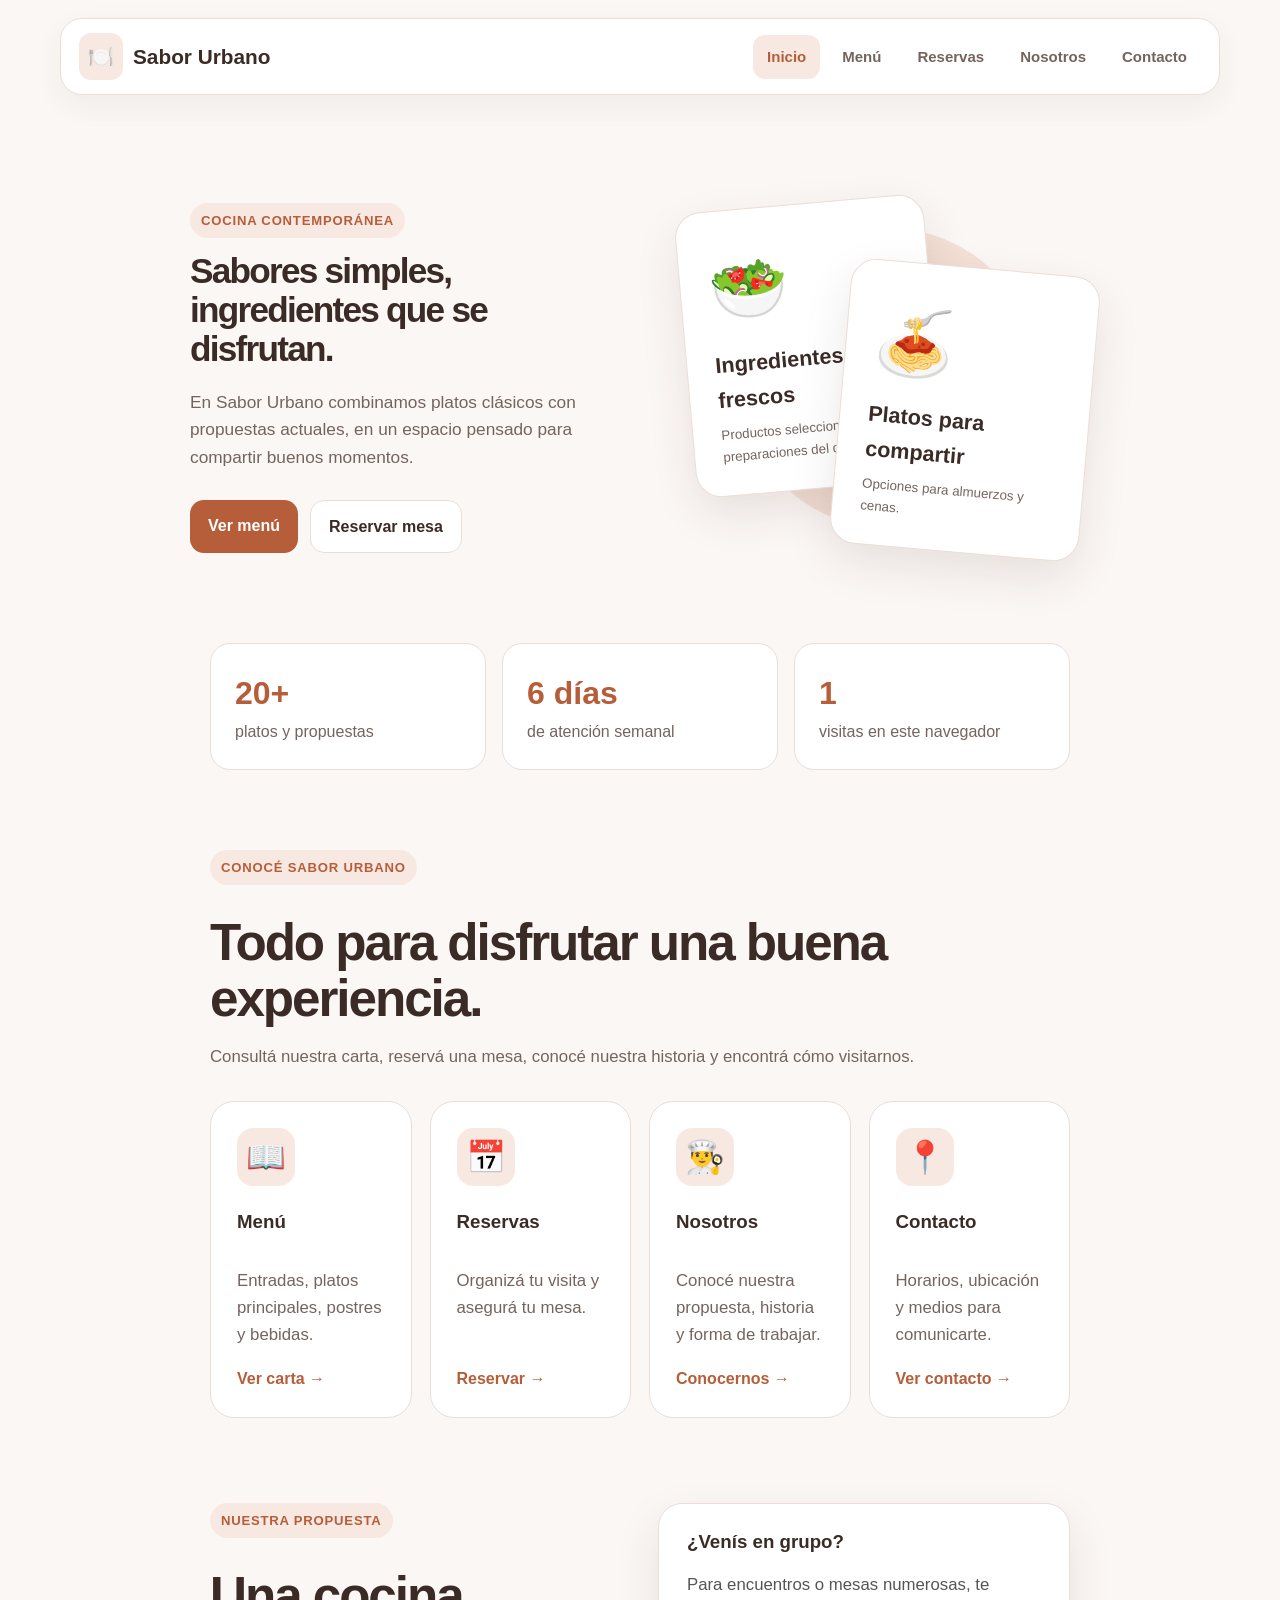
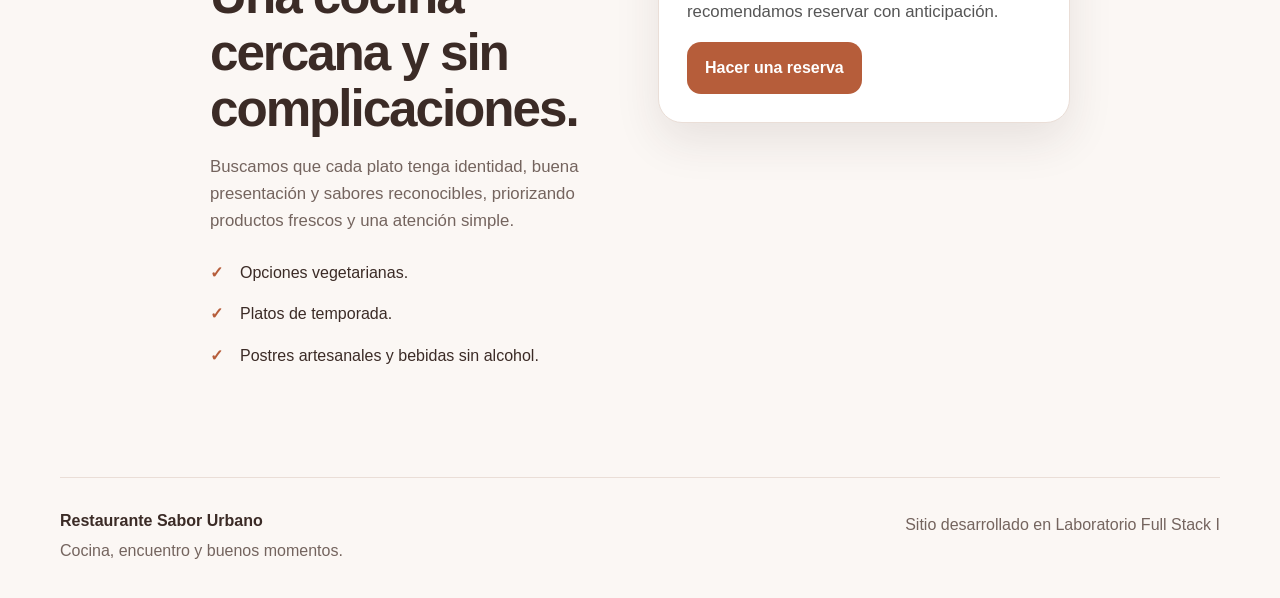
<file: index.html>
<!doctype html>
<html lang="es">
<head>
  <meta charset="utf-8">
  <meta name="viewport" content="width=device-width, initial-scale=1">
  <title>Restaurante Sabor Urbano</title>
  <link rel="stylesheet" href="css/estilos.css">
</head>
<body>
<header class="topbar">
  <a class="logo" href="index.html"><span>🍽️</span> Sabor Urbano</a>
  <button id="menuBtn" class="menuBtn" aria-label="Abrir menú">☰</button>
  <nav id="menu" class="menu">
    <a class="activo" href="index.html">Inicio</a>
    <a href="paginas/menu.html">Menú</a>
    <a href="paginas/reservas.html">Reservas</a>
    <a href="paginas/nosotros.html">Nosotros</a>
    <a href="paginas/contacto.html">Contacto</a>
  </nav>
</header>

<main>
  <section class="hero contenedor">
    <div>
      <span class="tag">Cocina contemporánea</span>
      <h1>Sabores simples, ingredientes que se disfrutan.</h1>
      <p class="lead">
        En Sabor Urbano combinamos platos clásicos con propuestas actuales,
        en un espacio pensado para compartir buenos momentos.
      </p>
      <div class="acciones">
        <a class="btn primario" href="paginas/menu.html">Ver menú</a>
        <a class="btn secundario" href="paginas/reservas.html">Reservar mesa</a>
      </div>
    </div>

    <div class="heroVisual" aria-hidden="true">
      <article class="featureCard">
        <span>🥗</span>
        <b>Ingredientes frescos</b>
        <small>Productos seleccionados y preparaciones del día.</small>
      </article>
      <article class="featureCard secundaria">
        <span>🍝</span>
        <b>Platos para compartir</b>
        <small>Opciones para almuerzos y cenas.</small>
      </article>
    </div>
  </section>

  <section class="stats contenedor">
    <article><strong>20+</strong><span>platos y propuestas</span></article>
    <article><strong>6 días</strong><span>de atención semanal</span></article>
    <article><strong id="contador">0</strong><span>visitas en este navegador</span></article>
  </section>

  <section class="contenedor seccion">
    <div class="titulo">
      <span class="tag">Conocé Sabor Urbano</span>
      <h2>Todo para disfrutar una buena experiencia.</h2>
      <p>Consultá nuestra carta, reservá una mesa, conocé nuestra historia y encontrá cómo visitarnos.</p>
    </div>

    <div class="grid">
      <a class="card" href="paginas/menu.html">
        <span class="icono">📖</span>
        <h3>Menú</h3>
        <p>Entradas, platos principales, postres y bebidas.</p>
        <b>Ver carta →</b>
      </a>
      <a class="card" href="paginas/reservas.html">
        <span class="icono">📅</span>
        <h3>Reservas</h3>
        <p>Organizá tu visita y asegurá tu mesa.</p>
        <b>Reservar →</b>
      </a>
      <a class="card" href="paginas/nosotros.html">
        <span class="icono">👨‍🍳</span>
        <h3>Nosotros</h3>
        <p>Conocé nuestra propuesta, historia y forma de trabajar.</p>
        <b>Conocernos →</b>
      </a>
      <a class="card" href="paginas/contacto.html">
        <span class="icono">📍</span>
        <h3>Contacto</h3>
        <p>Horarios, ubicación y medios para comunicarte.</p>
        <b>Ver contacto →</b>
      </a>
    </div>
  </section>

  <section class="contenedor dosColumnas">
    <div>
      <span class="tag">Nuestra propuesta</span>
      <h2>Una cocina cercana y sin complicaciones.</h2>
      <p class="texto">
        Buscamos que cada plato tenga identidad, buena presentación y sabores reconocibles,
        priorizando productos frescos y una atención simple.
      </p>
      <ul class="check">
        <li>Opciones vegetarianas.</li>
        <li>Platos de temporada.</li>
        <li>Postres artesanales y bebidas sin alcohol.</li>
      </ul>
    </div>

    <div class="nota">
      <h3>¿Venís en grupo?</h3>
      <p>
        Para encuentros o mesas numerosas, te recomendamos reservar con anticipación.
      </p>
      <a class="btn primario" href="paginas/reservas.html">Hacer una reserva</a>
    </div>
  </section>
</main>

<footer class="footer contenedor">
  <div>
    <b>Restaurante Sabor Urbano</b>
    <p>Cocina, encuentro y buenos momentos.</p>
  </div>
  <p class="materia">Sitio desarrollado en Laboratorio Full Stack I</p>
</footer>

<script src="js/script.js"></script>
</body>
</html>
</file>
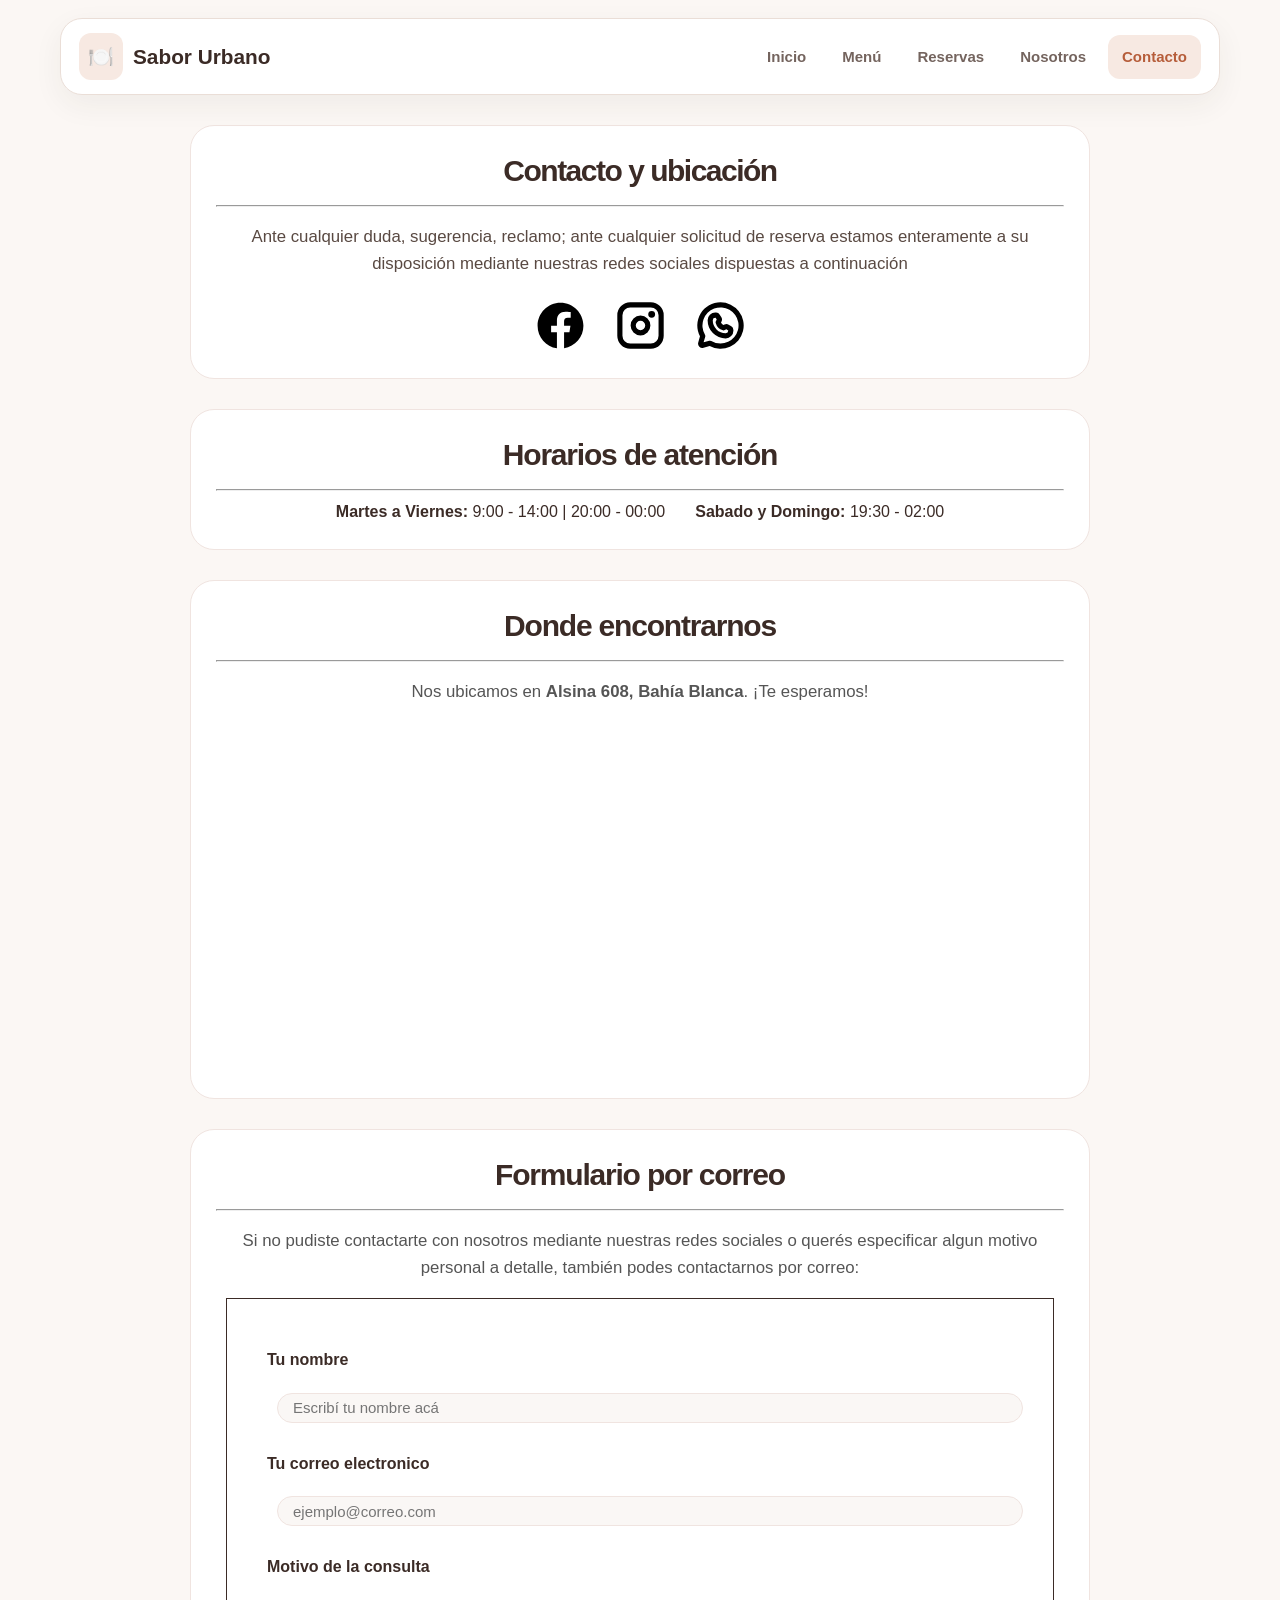
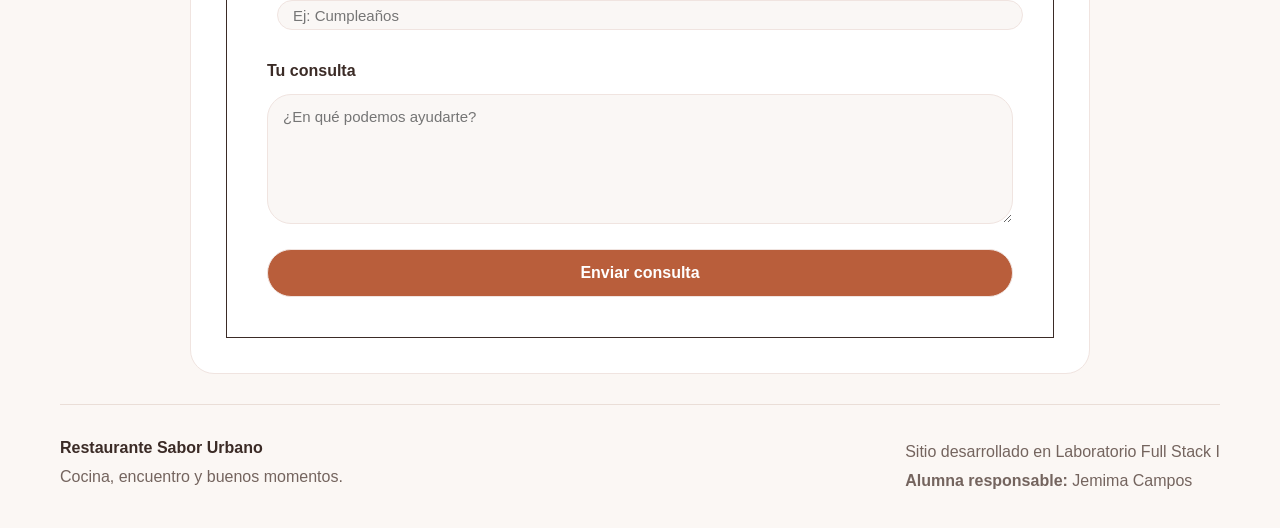
<file: paginas/contacto.html>
<!doctype html>
<html lang="es">
 <head>
  <meta charset="utf-8">
  <meta name="viewport" content="width=device-width, initial-scale=1">
  <title>Contacto y ubicación | Restaurante Sabor Urbano </title>
  <link rel="stylesheet" href="../css/estilos.css">
 </head>

 <body class="pagina-contacto">
  
<header class="topbar">
  <a class="logo" href="../index.html">
    <span>🍽️</span> Sabor Urbano
  </a>

  <button id="menuBtn" class="menuBtn" aria-label="Abrir menú">☰</button>

  <nav id="menu" class="menu">
    <a href="../index.html">Inicio</a>
    <a href="menu.html">Menú</a>
    <a href="reservas.html">Reservas</a>
    <a href="nosotros.html">Nosotros</a>
    <a class="activo" href="contacto.html">Contacto</a>
  </nav>
</header>


  <main>
    <section class="tarjeta-logos">
  <h1>Contacto y ubicación</h1>
  <hr>
  <p>Ante cualquier duda, sugerencia, reclamo; ante cualquier solicitud de reserva estamos enteramente a su disposición mediante nuestras redes sociales dispuestas a continuación</p>

  <div class="contenedor-logos">
    <a href="https://www.facebook.com/saborurbanobb/" target="_blank" aria-label="Facebook">
      <img src="../img/Facebook.svg" alt="Facebook">
    </a>
    
    <a href="https://www.instagram.com/saborurbanobb/" target="_blank" aria-label="Instagram">
      <img src="../img/Instagram.svg" alt="Instagram">
    </a> 
    
    <a href="https://wa.me/02915345820/" target="_blank" aria-label="Whatsapp">
      <img src="../img/Whatsapp.svg" alt="Whatsapp">
    </a>

  </div>
    </section>

    <section class="tarjeta-horarios">
  <h2>Horarios de atención</h2>
 <hr>
 <ul>
 <li><strong>Martes a Viernes:</strong> 9:00 - 14:00 | 20:00 - 00:00</li>
  <li><strong>Sabado y Domingo:</strong> 19:30 - 02:00</li> 
 </ul>
</section>

<section class="tarjeta-Ubicacion">
 <h2>Donde encontrarnos</h2>
 <hr>
 <p>Nos ubicamos en <strong>Alsina 608, Bahía Blanca</strong>. ¡Te esperamos!</p>
 
 <div class="contenedor-mapa">
  <iframe
   src="https://www.google.com/maps/embed?pb=!1m18!1m12!1m3!1d327.23644966623795!2d-62.25825796093758!3d-38.71286533421296!2m3!1f0!2f0!3f0!3m2!1i1024!2i768!4f13.1!3m3!1m2!1s0x95eda353cb25901d%3A0x76364f5361cdea81!2sSabor%20Urbano!5e0!3m2!1ses-419!2sar!4v1792558465911!5m2!1ses-419!2sar" width="600" height="450" style="border:0;" allowfullscreen="" loading="lazy" referrerpolicy="strict-origin-when-cross-origin"
title="Como llegar">
  </iframe>
 </div>
</section>

<section class="tarjeta-sugerencias">
  <h2>Formulario por correo</h2>
  <hr>
  <p>Si no pudiste contactarte con nosotros mediante nuestras redes sociales o querés especificar algun motivo personal a detalle, también podes contactarnos por correo:</p>

  <form action="#" method="post">
  <label for="nombre">Tu nombre</label>
  <input 
  type="text" 
  id="nombre" 
  name="nombre"
  placeholder="Escribí tu nombre acá"
  required
  >

  <label for="correo">Tu correo electronico</label>
  <input
   type="email"
   id="correo"
   name="correo"
   placeholder="ejemplo@correo.com"
   required
   >

   <label for="asunto">Motivo de la consulta</label>
   <input 
    type="text"
    id="asunto"
    name="asunto"
    placeholder="Ej: Cumpleaños"
    required
    >

    <label for="mensaje">Tu consulta</label>
    <textarea
    id="mensaje"
    name="mensaje"
    rows="5"
    placeholder="¿En qué podemos ayudarte?"
    required
    ></textarea>

    <button type="submit">Enviar consulta</button>

</form>
</section>

 </main>

 <footer class="footer contenedor">
  <div>
    <b>Restaurante Sabor Urbano</b>
    <p>Cocina, encuentro y buenos momentos.</p>
  </div>

  <div>
  <p class="materia">Sitio desarrollado en Laboratorio Full Stack I</p>
  <p><strong>Alumna responsable:</strong> Jemima Campos</p>
</div>
</footer>

 </body>
</html>
</file>
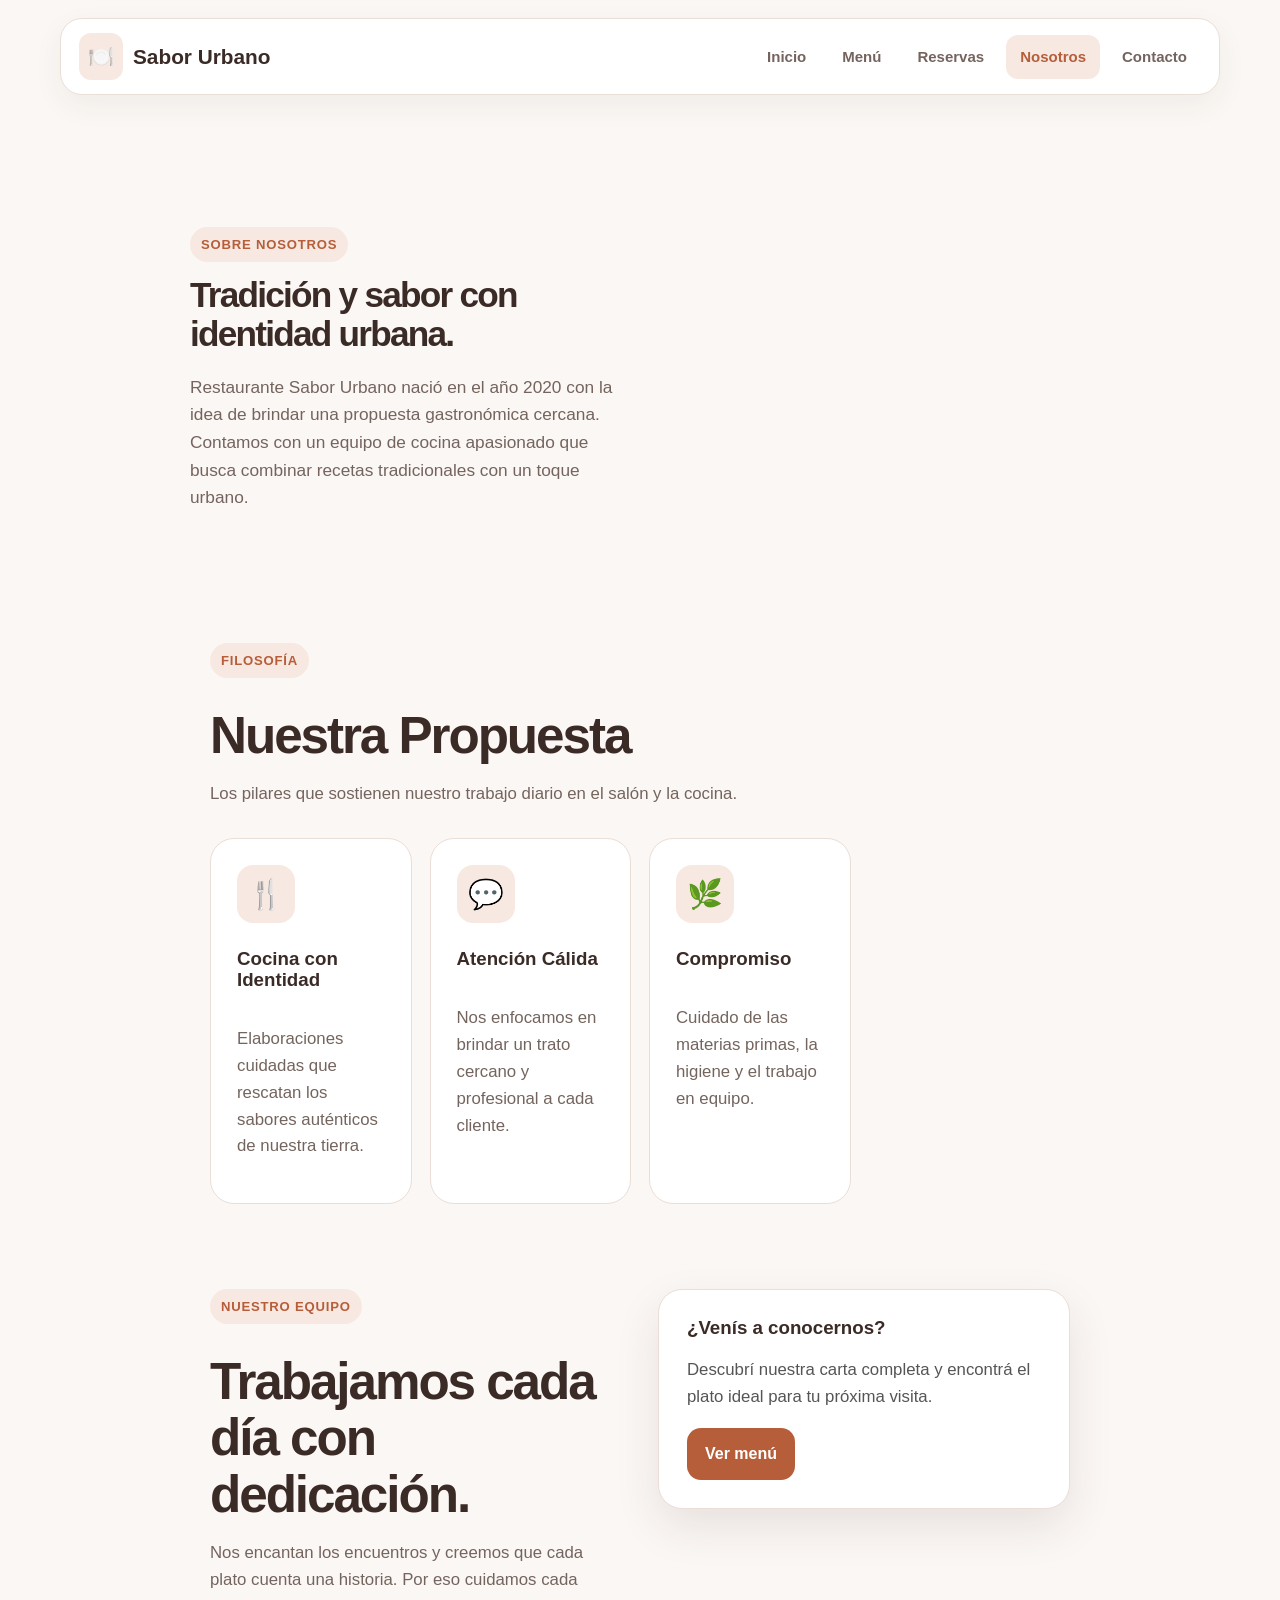
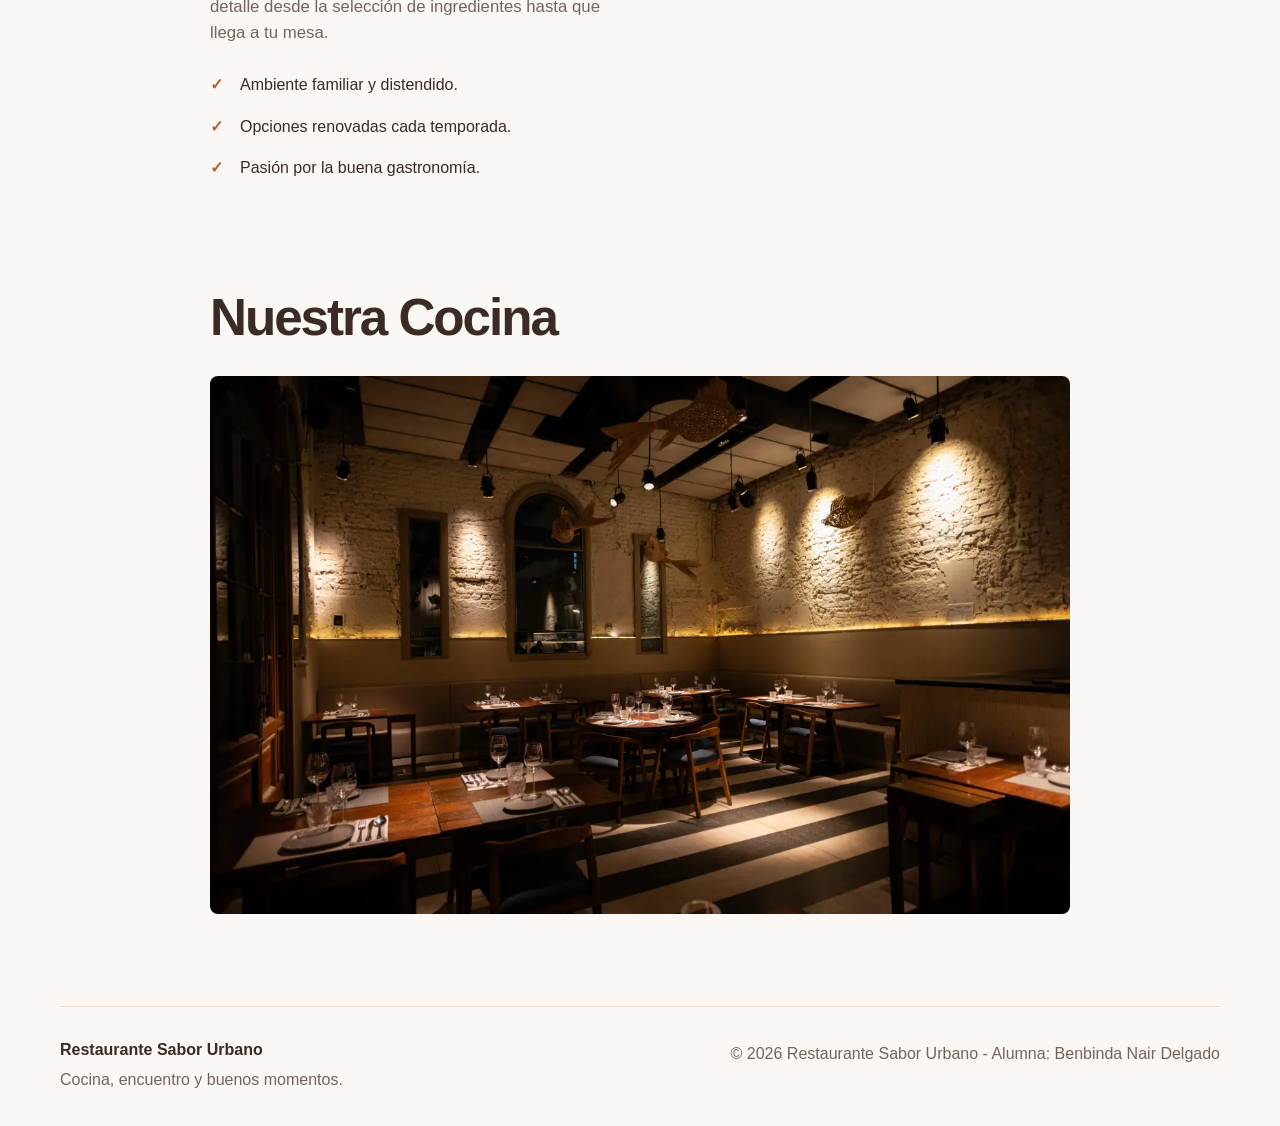
<file: paginas/nosotros.html>
<!DOCTYPE html>
<html lang="es">
<head>
    <meta charset="UTF-8">
    <meta name="viewport" content="width=device-width, initial-scale=1.0">
    <title>Nosotros - Restaurante Sabor Urbano</title>
    <link rel="stylesheet" href="../css/estilos.css">
</head>
<body>

    <header class="topbar">
        <a class="logo" href="../index.html"><span>🍽️</span> Sabor Urbano</a>
        <button id="menuBtn" class="menuBtn" aria-label="Abrir menú">≡</button>
        <nav id="menu" class="menu">
            <a href="../index.html">Inicio</a>
            <a href="menu.html">Menú</a>
            <a href="reservas.html">Reservas</a>
            <a class="activo" href="nosotros.html">Nosotros</a>
            <a href="contacto.html">Contacto</a>
        </nav>
    </header>

    <main>
        <section class="hero contenedor">
            <div>
                <span class="tag">Sobre Nosotros</span>
                <h1>Tradición y sabor con identidad urbana.</h1>
                <p class="lead">
                    Restaurante Sabor Urbano nació en el año 2020 con la idea de brindar una propuesta gastronómica cercana. 
                    Contamos con un equipo de cocina apasionado que busca combinar recetas tradicionales con un toque urbano.
                </p>
            </div>
        </section>

        <section class="contenedor seccion">
            <div class="titulo">
                <span class="tag">Filosofía</span>
                <h2>Nuestra Propuesta</h2>
                <p>Los pilares que sostienen nuestro trabajo diario en el salón y la cocina.</p>
            </div>
            <div class="grid">
                <div class="card">
                    <span class="icono" style="font-size: 1.8rem;">🍴</span>
                    <h3>Cocina con Identidad</h3>
                    <p>Elaboraciones cuidadas que rescatan los sabores auténticos de nuestra tierra.</p>
                </div>
                <div class="card">
                    <span class="icono" style="font-size: 1.8rem;">💬</span>
                    <h3>Atención Cálida</h3>
                    <p>Nos enfocamos en brindar un trato cercano y profesional a cada cliente.</p>
                </div>
                <div class="card">
                    <span class="icono" style="font-size: 1.8rem;">🌿</span>
                    <h3>Compromiso</h3>
                    <p>Cuidado de las materias primas, la higiene y el trabajo en equipo.</p>
                </div>
            </div>
        </section>

        <section class="contenedor dosColumnas">
            <div>
                <span class="tag">Nuestro equipo</span>
                <h2>Trabajamos cada día con dedicación.</h2>
                <p class="texto">
                    Nos encantan los encuentros y creemos que cada plato cuenta una historia. Por eso cuidamos cada detalle desde la selección de ingredientes hasta que llega a tu mesa.
                </p>
                <ul class="check">
                    <li>Ambiente familiar y distendido.</li>
                    <li>Opciones renovadas cada temporada.</li>
                    <li>Pasión por la buena gastronomía.</li>
                </ul>
            </div>

            <div class="nota">
                <h3>¿Venís a conocernos?</h3>
                <p>
                    Descubrí nuestra carta completa y encontrá el plato ideal para tu próxima visita.
                </p>
                <a class="btn primario" href="menu.html">Ver menú</a>
            </div>
        </section>

        <section class="contenedor seccion">
            <div class="titulo">
                <h2>Nuestra Cocina</h2>
            </div>
            <div style="text-align: center;">
                <img src="../img/saborurbano.png" alt="Interior del restaurante Sabor Urbano" style="max-width: 100%; height: auto; border-radius: 8px;">
            </div>
        </section>
    </main>

    <footer class="footer contenedor">
        <div>
            <b>Restaurante Sabor Urbano</b>
            <p>Cocina, encuentro y buenos momentos.</p>
        </div>
        <p class="materia">© 2026 Restaurante Sabor Urbano - Alumna: Benbinda Nair Delgado</p>
    </footer>

    <script src="../js/script.js"></script>
</body>
</html>
</file>
<file: css/estilos.css>
*{box-sizing:border-box}html{scroll-behavior:smooth}
:root{--terracota:#b65d3a;--oscuro:#3b2b26;--texto:#74645e;--fondo:#fbf7f4;--blanco:#fff;--borde:#eaded7;--suave:#f7e9e2;--sombra:0 18px 45px rgba(59,43,38,.10)}
body{margin:0;font-family:Arial,Helvetica,sans-serif;background:var(--fondo);color:var(--oscuro);line-height:1.6}
a{text-decoration:none;color:inherit}.contenedor{width:min(1160px,calc(100% - 32px));margin:auto}
.topbar{width:min(1160px,calc(100% - 32px));margin:18px auto;display:flex;align-items:center;justify-content:space-between;gap:24px;padding:14px 18px;background:#fff;border:1px solid var(--borde);border-radius:22px;position:sticky;top:12px;z-index:10;box-shadow:0 10px 30px rgba(59,43,38,.06)}
.logo{font-size:1.3rem;font-weight:800;display:flex;gap:10px;align-items:center}.logo span{background:var(--suave);padding:7px 9px;border-radius:12px}
.menu{display:flex;gap:8px}.menu a{padding:10px 14px;border-radius:12px;color:var(--texto);font-weight:700}.menu a:hover,.menu .activo{background:var(--suave);color:var(--terracota)}
.menuBtn{display:none;border:0;background:var(--suave);font-size:1.35rem;width:44px;height:44px;border-radius:12px;cursor:pointer}
.hero{display:grid;grid-template-columns:1.05fr .95fr;gap:48px;align-items:center;min-height:530px;padding:40px 0}
.tag{display:inline-block;background:var(--suave);color:var(--terracota);font-weight:800;font-size:.82rem;text-transform:uppercase;letter-spacing:.06em;padding:7px 11px;border-radius:999px}
h1,h2,h3{line-height:1.1;margin-top:0}h1{font-size:clamp(2.6rem,6vw,5rem);letter-spacing:-.05em;margin:14px 0 20px}h2{font-size:clamp(2rem,4vw,3.2rem);letter-spacing:-.04em}
.lead,.titulo p,.card p,.footer p,.texto{color:var(--texto)}.lead{font-size:1.08rem;max-width:680px}
.acciones{display:flex;gap:12px;flex-wrap:wrap;margin-top:28px}.btn{display:inline-block;border:0;border-radius:14px;padding:13px 18px;font-weight:800;cursor:pointer;font-size:1rem}.primario{background:var(--terracota);color:#fff}.secundario{background:#fff;border:1px solid var(--borde);color:var(--oscuro)}
.heroVisual{position:relative;min-height:390px}.heroVisual:before{content:"";position:absolute;width:300px;height:300px;border-radius:50%;background:#f5e0d6;left:50%;top:50%;transform:translate(-50%,-50%)}
.featureCard{position:absolute;width:250px;background:#fff;border:1px solid var(--borde);border-radius:26px;padding:28px;box-shadow:var(--sombra);display:flex;flex-direction:column;gap:7px;top:20px;left:0;transform:rotate(-5deg)}
.featureCard.secundaria{right:0;left:auto;top:auto;bottom:20px;transform:rotate(5deg)}.featureCard span{font-size:4rem}.featureCard b{font-size:1.35rem}.featureCard small{color:var(--texto)}
.stats{display:grid;grid-template-columns:repeat(3,1fr);gap:16px;margin-bottom:80px}.stats article{background:#fff;border:1px solid var(--borde);border-radius:20px;padding:24px;display:flex;flex-direction:column}.stats strong{font-size:2rem;color:var(--terracota)}.stats span{color:var(--texto)}
.seccion{margin-bottom:85px}.titulo{max-width:720px;margin-bottom:30px}.grid{display:grid;grid-template-columns:repeat(4,1fr);gap:18px}.card{background:#fff;border:1px solid var(--borde);border-radius:24px;padding:26px;min-height:270px;display:flex;flex-direction:column;transition:.2s}.card:hover{transform:translateY(-6px);box-shadow:var(--sombra)}.card .icono{font-size:2rem;background:var(--suave);width:58px;height:58px;display:grid;place-items:center;border-radius:16px;margin-bottom:26px}.card b{margin-top:auto;color:var(--terracota)}
.dosColumnas{display:grid;grid-template-columns:1fr 1fr;gap:36px;align-items:start;margin-bottom:85px}.check{list-style:none;padding:0}.check li{padding:8px 0 8px 30px;position:relative}.check li:before{content:"✓";position:absolute;left:0;color:var(--terracota);font-weight:900}.nota{background:#fff;border:1px solid var(--borde);border-radius:24px;padding:28px;box-shadow:var(--sombra)}
.footer{display:flex;justify-content:space-between;gap:20px;border-top:1px solid var(--borde);padding:30px 0}.footer p{margin:4px 0}.materia{text-align:right}
@media(max-width:1000px){.grid{grid-template-columns:repeat(2,1fr)}}
@media(max-width:850px){.hero,.dosColumnas{grid-template-columns:1fr}.stats{grid-template-columns:1fr}.footer{flex-direction:column}.heroVisual{min-height:330px}.materia{text-align:left}}
@media(max-width:700px){.menuBtn{display:block}.menu{display:none;position:absolute;left:0;right:0;top:82px;background:#fff;border:1px solid var(--borde);border-radius:18px;padding:12px;flex-direction:column;box-shadow:var(--sombra)}.menu.abierto{display:flex}.featureCard{width:210px;padding:22px}.hero{padding-top:20px}.grid{grid-template-columns:1fr}}

/* Estilos de pagina reservas.html */

.contenedorReservas{
    width:min(1160px,calc(100% - 32px));
    margin: 0 auto;

}
.heroReserva{
    border-radius: 50px;
    padding: 50px;
    font-family: Arial, Helvetica, sans-serif;
    justify-content: center;
    height: 60vh;
    background-size: cover;
    background-image: linear-gradient(rgba(0,0,0,0.5),rgba(0,0,0,0.5)),url(https://i0.wp.com/elplanetaurbano.com/wp-content/uploads/2026/09/La-Mar-Planeta-Urbano-2026-1.jpg?resize=1250%2C781&ssl=1) ;
    background-repeat: no-repeat;
    background-position: center;
    display: flex;
    flex-direction: column;
    color: white;

    #hero__pequeno__reserva{
        font-weight: bold;
        color: rgb(241, 224, 202);
        margin: 0 0 0 10%;
    }
    p{
        color: white;
        width: 60%;
    }
    h1{
        color: bisque;
    }
}

.formularioEInfo{
    margin-top: 50px;
    display: grid;
    grid-template-columns: repeat(2,1fr);
    grid-template-rows: 3;
}

.diasContainer{
    grid-column: 1/2;
    grid-row: 1/2;
    display: flex;
}

.dia{
    border-radius: 10px;
    padding: 10px;
    text-align: center;
    margin: 5px;
    background-color: rgb(255, 243, 243);
    border: 1px solid rgb(216, 208, 208);
}

.dia:hover{
    cursor: pointer;
    background-color: rgb(54, 52, 52);
    color: white;
}

.horariosContainer{
    margin-top: 20px;
    grid-column: 1/2;
    grid-row: 2/3;
}
.formularioContainer{
    grid-column: 2/3;
    grid-row: 1/3;
}

table{
    border-collapse: separate;
    border-spacing: 20px;

    td{
        border: 1px solid rgb(216, 208, 208);
        border-radius: 10px;
        background-color: rgb(250, 240, 240);
        padding: 15px;
    }
}

td:hover{
    cursor: pointer;
    background-color: rgb(54, 52, 52);
    color: white;
}

form{
    padding: 40px;
    border: 1px solid;
    text-align: center;
    margin: 10px;
    height: 100%;
}
input{
    width: 70%;
    height: 30px;
    border-style: solid;
    margin: 10px;
}
/* Estilos de pagina nosotros.html */

header {
    background-color: #fdfbf7;
    padding: 10px 20px;
    border-bottom: 1px solid #eae5d9;
}

nav ul {
    list-style: none;
    display: flex;
    gap: 25px;
    margin: 0;
    padding: 0;
}

nav a {
    text-decoration: none;
    color: #4a3f35;
    font-family: 'Segoe UI', Tahoma, Geneva, Verdana, sans-serif;
    font-weight: 600;
    font-size: 15px;
    transition: color 0.2s ease;
}

nav a:hover {
    color: #bc6c25;
}
header {
    background-color: #fdfbf7;
    padding: 10px 20px;
    border-bottom: 1px solid #eae5d9;
}

nav ul {
    list-style: none;
    display: flex;
    gap: 25px;
    margin: 0;
    padding: 0;
}

nav a {
    text-decoration: none;
    color: #4a3f35;
    font-family: 'Segoe UI', Tahoma, Geneva, Verdana, sans-serif;
    font-weight: 600;
    font-size: 15px;
    transition: color 0.2s ease;
}

nav a:hover {
    color: #bc6c25;
}

main section {
    max-width: 900px;
    margin: 40px auto;
    padding: 0 20px;
}

main h1, main h2 {
    font-family: 'Segoe UI', Tahoma, Geneva, Verdana, sans-serif;
    color: #3b2b26;
}

main h1 {
    font-size: 2.2rem;
    margin-bottom: 20px;
}

main h2 {
    margin-top: 30px;
    margin-bottom: 15px;
}

main p {
    line-height: 1.6;
    color: #555555;
    font-size: 1.05rem;
}

.informacionContainer{
    margin-top: 70px;
    display: flex;
    gap: 30px ;

}
/* Estilos de pagina menu.html */
/* Fuerza a que cada plato se comporte como un contenedor flexible */
.stats ul li {
    display: flex;
    align-items: flex-start; /* Alinea los elementos al inicio superior */
    gap: 16px;               /* Deja un espacio de separación entre la imagen y el texto */
    margin-bottom: 20px;     /* Separa un plato del siguiente */
}

/* Controla el tamaño fijo de la miniatura */
.thumb-plato {
    width: 90px;
    height: 90px;
    object-fit: cover;       /* Evita que la imagen se deforme al recortarse */
    border-radius: 8px;      /* Bordes ligeramente redondeados */
    flex-shrink: 0;          /* Evita que la imagen se aplaste si el texto es muy largo */
}

/* Distribuye el espacio interno del texto */
.contenido-plato {
    flex-grow: 1;            /* Toma el espacio restante a la derecha */
}

.contenido-plato h4 {
    margin-top: 0;           /* Remueve márgenes sobrantes para alinear con la parte superior de la foto */
    margin-bottom: 6px;
}


/* Estilos pagina contacto.html */
.tarjeta-logos {
    max-width: 900px;
    margin: 30px auto;
    padding: 25px;
    background-color: #fdfbf7;
    border: 1px solid #f0e4e0;
    border-radius: 24px;
    text-align: center;
}

.tarjeta-logos h2 {
color: #3b2b26;
margin-top: 0;
}

.tarjeta-logos p {
    color: #594942;
    line-height: 1.6;
}

.pagina-contacto .contenedor-logos {
    display: flex;
    justify-content: center;
    align-items: center;
    gap: 25px;
    flex-wrap: wrap;
    margin-top: 20px;
}

.pagina-contacto .contenedor-logos a {
    display: flex;
    justify-content: center;
    align-items: center;
    width: 55px;
    height: 55px;
    flex: 0 0 55px;
}

.pagina-contacto .contenedor-logos img {
    display: block;
    width: 100%;
    height: 100%;
    max-width: 55px;
    max-height: 55px;
    object-fit: contain;
}


.tarjeta-horarios {
    text-align: center;
    background-color: #fdfbf7;
    padding: 25px;
    margin: 30px auto;
    max-width: 900px;
    width: 90%;
    box-sizing: border-box;
    border-radius: 24px;
    border: 1px solid #f0e4e0;
}

.tarjeta-horarios ul {
    display: flex;
    flex-wrap: wrap;
    justify-content: center;
    gap: 15px 30px;
    list-style: none;
    padding: 0;
    margin: 0;
}

.tarjeta-ubicacion {
    background-color: #fdfbf7;
    padding: 25px;
    margin: 30px auto;
    max-width: 900px;
    width: 90%;
    box-sizing: border-box;
    border-radius: 24px;
    border: 1px solid #f0e4e0;
}

.tarjeta-sugerencias {
    background-color: #fdfbf7;
    padding: 30px;
    margin: 40px auto;
    max-width: 600px;
    width: 90%;
    box-sizing: border-box;
    border-radius: 24px;
    border: 1px solid #f0e4e0;
}

.tarjeta-sugerencias h2 {
text-align: center;
color: #3b2b26;
font-size: 28px;
line-height: 1.3;
margin: 0 0 20px;
}

.tarjeta-sugerencias form {
    text-align: left;
    display: flex;
    flex-direction: column;
    gap: 10px;
}

.tarjeta-sugerencias label {
    color: #3b2b26;
    font-weight: 600;
    margin-top: 8px;
}

.tarjeta-sugerencias input,
.tarjeta-sugerencias textarea {
    display: block;
    width: 100%;
    box-sizing: border-box;
    padding: 13px 15px;
    font-family: inherit;
    font-size: 15px;
    color: #3b2b26;
    background-color: #faf7f5;
    border: 1px solid #f0e4e0;
    border-radius: 24px;
    outline: none;
    transition: background-color 0.2s, outline-color 0.2s;
}

.tarjeta-sugerencias textarea {
    min-height: 130px;
    resize: vertical;
}

.tarjeta-sugerencias input:focus,
.tarjeta-sugerencias textarea:focus {
    outline: 2px solid #b95e3b;
    outline-offset: 2px;
}

.tarjeta-sugerencias button {
    margin-top: 15px;
    padding: 14px 20px;
    background-color: #b95e3b;
    color: #ffffff;
    font-family: inherit;
    font-size: 16px;
    font-weight: 600;
    border: 1px solid #f0e4e0;
    border-radius: 24px;
    cursor: pointer;
    transition: background-color 0.2s, transform 0.2s;
}

.tarjeta-sugerencias button:hover {
    background-color: #98482d;
    transform: translateY(-2px);
}

.pagina-contacto main > section {
    width: calc(100% - 32px);
    max-width: 900px;
    margin: 30px auto;
    padding: 25px;
    box-sizing: border-box;
    background-color: #ffffff;
    border:1px solid #f0e4e0;
    border-radius: 24px;
}

.pagina-contacto main > .tarjeta-logos {
    max-width: 600px;
    text-align: center;
}

.pagina-contacto .contenedor-mapa {
    width: 100%;
}

.pagina-contacto .contenedor-mapa iframe {
    display: block;
    width: 100%;
    max-width: 100%;
    height: 350px;
    border: 1px solid #f0e4e0;
    border-radius: 24px;
}

.pagina-contacto main > section h1,
.pagina-contacto main > section h2 {
    text-align: center;
    font-size: 30px;
    line-height: 1.3;
    margin-top: 0;
    margin-bottom: 15px;
}

.pagina-contacto main > section p {
    text-align: center;
    line-height: 1.6;
}

.pagina-contacto main > section {
    width: calc(100% - 32px);
    max-width: 900px;
    margin: 30px auto;
    padding: 25px;
    box-sizing: border-box;
    background-color: #ffffff;
    border: 1px solid #f0e4e0;
    border-radius: 24px;
}

.pagina-contacto main > .tarjeta-logos {
    max-width: 900px;
    text-align: center;
}

.pagina-contacto .contenedor-mapa {
    width: 100%;
}

.pagina-contacto .contenedor-mapa iframe {
    display: block;
    width: 100%;
    max-width: 100%;
    height: 350px;
    border: 1px solid #f0e4e0;
    border-radius: 24px;
}
</file>
